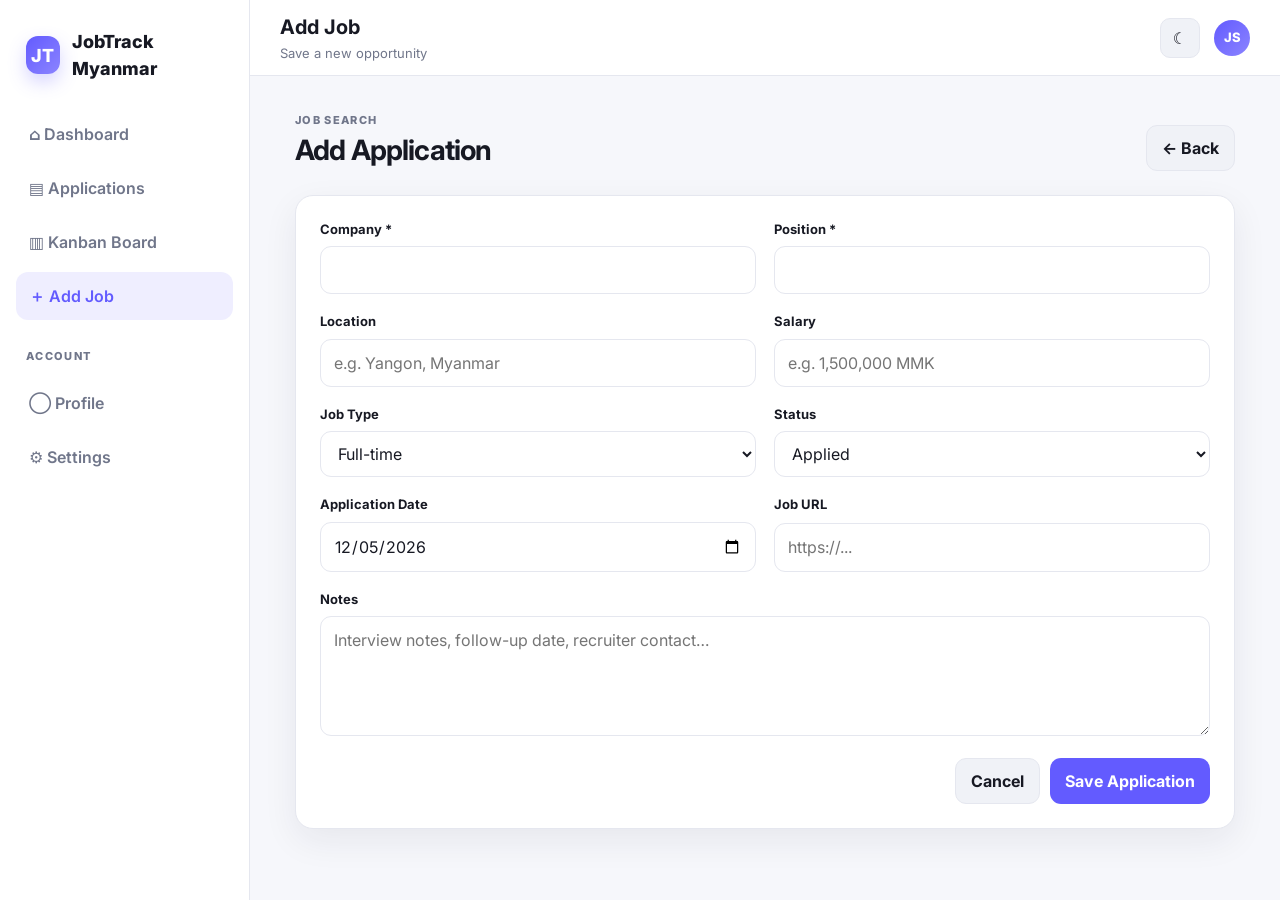
<file: add-job.html>
<!doctype html>
<html lang="en">

<head>
    <meta charset="utf-8">
    <meta
        name="viewport"
        content="width=device-width, initial-scale=1"
    >

    <title>Add Job — JobTrack Myanmar</title>

    <!-- Google Font -->
    <link
        rel="stylesheet"
        href="https://fonts.googleapis.com/css2?family=Inter:wght@400;500;600;700;800&display=swap"
    >

    <!-- Main CSS -->
    <link rel="stylesheet" href="css/style.css">
</head>

<body>

    <div class="app">

        <!-- ==================== SIDEBAR ==================== -->
        <aside class="sidebar" id="sidebar">

            <div class="brand">
                <span class="brand-logo">JT</span>
                <span>JobTrack Myanmar</span>
            </div>

            <nav class="nav">

                <a class="nav-item" href="index.html">
                    ⌂ Dashboard
                </a>

                <a class="nav-item" href="applications.html">
                    ▤ Applications
                </a>

                <a class="nav-item" href="kanban.html">
                    ▥ Kanban Board
                </a>

                <a class="nav-item" href="add-job.html">
                    ＋ Add Job
                </a>

                <div class="nav-label">
                    ACCOUNT
                </div>

                <a class="nav-item" href="profile.html">
                    ◯ Profile
                </a>

                <a class="nav-item" href="settings.html">
                    ⚙ Settings
                </a>

            </nav>

        </aside>


        <!-- Mobile Overlay -->
        <div
            class="mobile-overlay"
            id="mobileOverlay"
        ></div>


        <!-- ==================== MAIN ==================== -->
        <main class="main">

            <!-- ==================== TOPBAR ==================== -->
            <header class="topbar">

                <div class="topbar-left">

                    <button
                        class="mobile-menu"
                        id="mobileMenu"
                        type="button"
                        aria-label="Open menu"
                    >
                        ☰
                    </button>

                    <div>
                        <h1>Add Job</h1>
                        <p>Save a new opportunity</p>
                    </div>

                </div>


                <div class="topbar-actions">

                    <!-- Theme Toggle -->
                    <button
                        class="theme-toggle"
                        id="themeToggle"
                        type="button"
                        aria-label="Toggle theme"
                    >
                        ☾
                    </button>

                    <!-- User Avatar -->
                    <div
                        class="avatar avatar-sm"
                        id="headerAvatar"
                    ></div>

                </div>

            </header>


            <!-- ==================== PAGE ==================== -->
            <section class="page narrow-page">

                <!-- Page Header -->
                <div class="page-header">

                    <div>
                        <p class="eyebrow">
                            JOB SEARCH
                        </p>

                        <h2 id="formTitle">
                            Add Application
                        </h2>
                    </div>

                    <a
                        class="btn btn-secondary back-button"
                        href="applications.html"
                    >
                        ← Back
                    </a>

                </div>


                <!-- ==================== FORM ==================== -->
                <form
                    id="jobForm"
                    class="card form-card"
                >

                    <div class="form-grid">

                        <!-- Company -->
                        <div class="form-group">

                            <label for="company">
                                Company *
                            </label>

                            <input
                                id="company"
                                name="company"
                                type="text"
                                required
                            >

                        </div>


                        <!-- Position -->
                        <div class="form-group">

                            <label for="position">
                                Position *
                            </label>

                            <input
                                id="position"
                                name="position"
                                type="text"
                                required
                            >

                        </div>


                        <!-- Location -->
                        <div class="form-group">

                            <label for="location">
                                Location
                            </label>

                            <input
                                id="location"
                                name="location"
                                type="text"
                                placeholder="e.g. Yangon, Myanmar"
                            >

                        </div>


                        <!-- Salary -->
                        <div class="form-group">

                            <label for="salary">
                                Salary
                            </label>

                            <input
                                id="salary"
                                name="salary"
                                type="text"
                                placeholder="e.g. 1,500,000 MMK"
                            >

                        </div>


                        <!-- Job Type -->
                        <div class="form-group">

                            <label for="jobType">
                                Job Type
                            </label>

                            <select
                                id="jobType"
                                name="jobType"
                            >
                                <option value="Full-time">
                                    Full-time
                                </option>

                                <option value="Part-time">
                                    Part-time
                                </option>

                                <option value="Contract">
                                    Contract
                                </option>

                                <option value="Freelance">
                                    Freelance
                                </option>

                                <option value="Internship">
                                    Internship
                                </option>
                            </select>

                        </div>


                        <!-- Status -->
                        <div class="form-group">

                            <label for="status">
                                Status
                            </label>

                            <select
                                id="status"
                                name="status"
                            >
                                <option value="Applied">
                                    Applied
                                </option>

                                <option value="Screening">
                                    Screening
                                </option>

                                <option value="Interview">
                                    Interview
                                </option>

                                <option value="Test">
                                    Test
                                </option>

                                <option value="Offer">
                                    Offer
                                </option>

                                <option value="Rejected">
                                    Rejected
                                </option>
                            </select>

                        </div>


                        <!-- Application Date -->
                        <div class="form-group">

                            <label for="applicationDate">
                                Application Date
                            </label>

                            <input
                                id="applicationDate"
                                name="applicationDate"
                                type="date"
                            >

                        </div>


                        <!-- Job URL -->
                        <div class="form-group">

                            <label for="jobUrl">
                                Job URL
                            </label>

                            <input
                                id="jobUrl"
                                name="jobUrl"
                                type="url"
                                placeholder="https://..."
                            >

                        </div>


                        <!-- Notes -->
                        <div class="form-group full-width">

                            <label for="notes">
                                Notes
                            </label>

                            <textarea
                                id="notes"
                                name="notes"
                                placeholder="Interview notes, follow-up date, recruiter contact…"
                            ></textarea>

                        </div>

                    </div>


                    <!-- Form Actions -->
                    <div class="form-actions">

                        <a
                            class="btn btn-secondary"
                            href="applications.html"
                        >
                            Cancel
                        </a>

                        <button
                            class="btn btn-primary"
                            type="submit"
                        >
                            Save Application
                        </button>

                    </div>

                </form>

            </section>

        </main>

    </div>


    <!-- Toast -->
    <div
        class="toast"
        id="toast"
    ></div>


    <!-- Main JavaScript -->
    <script src="js/app.js"></script>

</body>

</html>
</file>
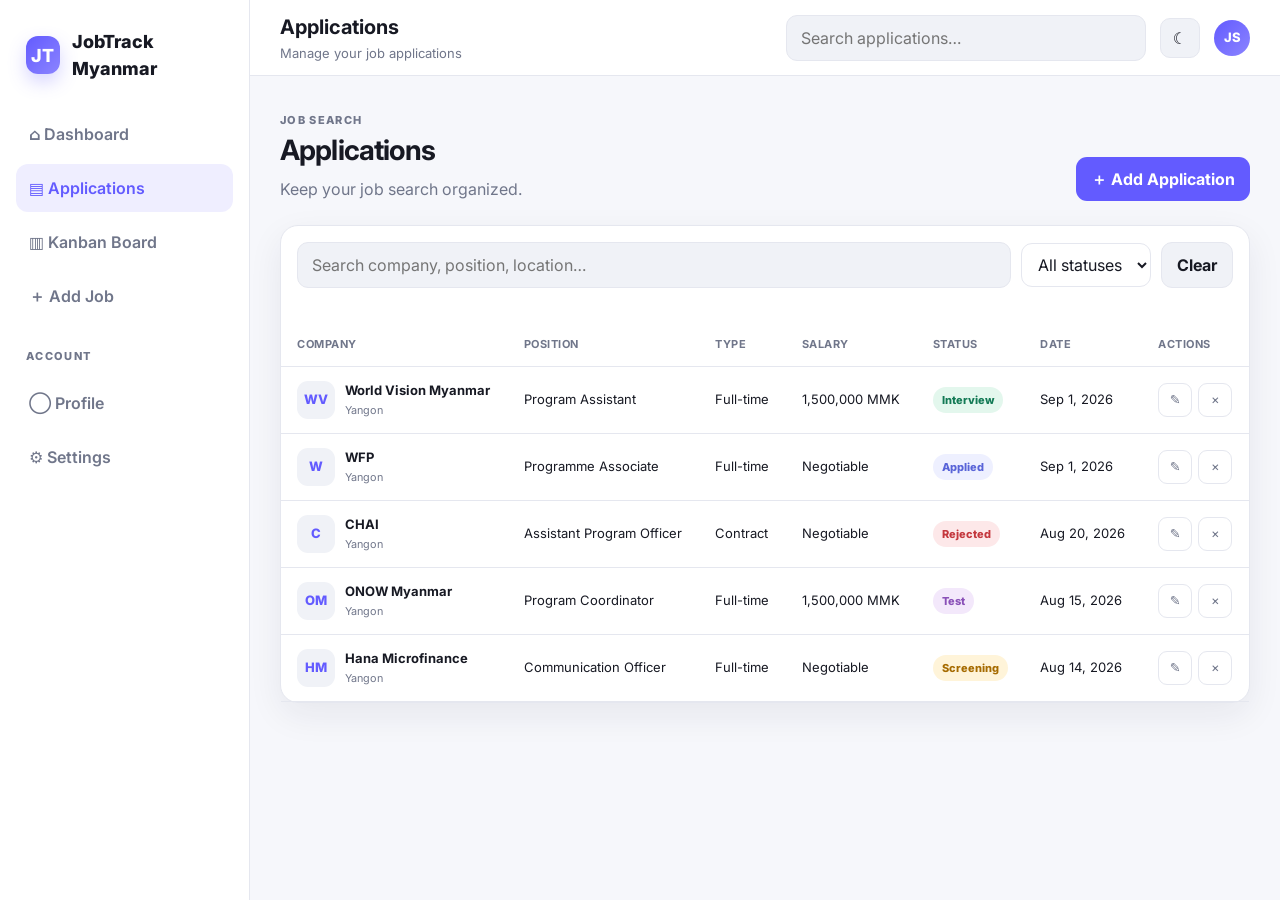
<file: applications.html>
<!doctype html>
<html lang="en">

<head>
    <meta charset="utf-8">

    <meta
        name="viewport"
        content="width=device-width, initial-scale=1"
    >

    <title>Applications — JobTrack Myanmar</title>

    <!-- Google Font -->
    <link
        rel="stylesheet"
        href="https://fonts.googleapis.com/css2?family=Inter:wght@400;500;600;700;800&display=swap"
    >

    <!-- Main CSS -->
    <link rel="stylesheet" href="css/style.css">
</head>

<body>

    <div class="app">

        <!-- ==================== SIDEBAR ==================== -->
        <aside
            class="sidebar"
            id="sidebar"
        >

            <div class="brand">
                <span class="brand-logo">JT</span>
                <span>JobTrack Myanmar</span>
            </div>

            <nav class="nav">

                <a
                    class="nav-item"
                    href="index.html"
                >
                    ⌂ Dashboard
                </a>

                <a
                    class="nav-item"
                    href="applications.html"
                >
                    ▤ Applications
                </a>

                <a
                    class="nav-item"
                    href="kanban.html"
                >
                    ▥ Kanban Board
                </a>

                <a
                    class="nav-item"
                    href="add-job.html"
                >
                    ＋ Add Job
                </a>

                <div class="nav-label">
                    ACCOUNT
                </div>

                <a
                    class="nav-item"
                    href="profile.html"
                >
                    ◯ Profile
                </a>

                <a
                    class="nav-item"
                    href="settings.html"
                >
                    ⚙ Settings
                </a>

            </nav>

        </aside>


        <!-- Mobile Overlay -->
        <div
            class="mobile-overlay"
            id="mobileOverlay"
        ></div>


        <!-- ==================== MAIN ==================== -->
        <main class="main">

            <!-- ==================== TOPBAR ==================== -->
            <header class="topbar">

                <div class="topbar-left">

                    <button
                        class="mobile-menu"
                        id="mobileMenu"
                        type="button"
                        aria-label="Open menu"
                    >
                        ☰
                    </button>

                    <div>
                        <h1>Applications</h1>

                        <p>
                            Manage your job applications
                        </p>
                    </div>

                </div>


                <div class="topbar-actions">

                    <!-- Global Search -->
                    <div class="topbar-search">

                        <input
                            id="globalSearch"
                            type="search"
                            placeholder="Search applications…"
                            aria-label="Search applications"
                        >

                    </div>


                    <!-- Theme Toggle -->
                    <button
                        class="theme-toggle"
                        id="themeToggle"
                        type="button"
                        aria-label="Toggle theme"
                    >
                        ☾
                    </button>


                    <!-- User Avatar -->
                    <div
                        class="avatar avatar-sm"
                        id="headerAvatar"
                    ></div>

                </div>

            </header>


            <!-- ==================== PAGE ==================== -->
            <section class="page">

                <!-- Page Header -->
                <div class="page-header">

                    <div>

                        <p class="eyebrow">
                            JOB SEARCH
                        </p>

                        <h2>
                            Applications
                        </h2>

                        <p>
                            Keep your job search organized.
                        </p>

                    </div>


                    <a
                        class="btn btn-primary"
                        href="add-job.html"
                    >
                        ＋ Add Application
                    </a>

                </div>


                <!-- ==================== APPLICATIONS CARD ==================== -->
                <div class="card">

                    <!-- Filters -->
                    <div class="filter-bar">

                        <!-- Search -->
                        <div class="filter-search">

                            <input
                                id="applicationSearch"
                                type="search"
                                placeholder="Search company, position, location…"
                                aria-label="Search applications"
                            >

                        </div>


                        <!-- Status Filter -->
                        <select
                            id="statusFilter"
                            aria-label="Filter by status"
                        >

                            <option value="">
                                All statuses
                            </option>

                            <option value="Applied">
                                Applied
                            </option>

                            <option value="Screening">
                                Screening
                            </option>

                            <option value="Interview">
                                Interview
                            </option>

                            <option value="Test">
                                Test
                            </option>

                            <option value="Offer">
                                Offer
                            </option>

                            <option value="Rejected">
                                Rejected
                            </option>

                        </select>


                        <!-- Clear Filters -->
                        <button
                            class="btn btn-secondary"
                            id="clearFilters"
                            type="button"
                        >
                            Clear
                        </button>

                    </div>


                    <!-- ==================== TABLE ==================== -->
                    <div class="table-wrapper">

                        <table>

                            <thead>

                                <tr>
                                    <th>Company</th>
                                    <th>Position</th>
                                    <th>Type</th>
                                    <th>Salary</th>
                                    <th>Status</th>
                                    <th>Date</th>
                                    <th>Actions</th>
                                </tr>

                            </thead>


                            <tbody id="applicationsTable">
                                <!-- Applications will be rendered by app.js -->
                            </tbody>

                        </table>


                        <!-- Empty State -->
                        <div
                            id="applicationsEmpty"
                            class="empty-state hidden"
                        >
                            No applications found.
                        </div>

                    </div>

                </div>

            </section>

        </main>

    </div>


    <!-- Toast Notification -->
    <div
        class="toast"
        id="toast"
        role="status"
        aria-live="polite"
    ></div>


    <!-- Main JavaScript -->
    <script src="js/app.js"></script>

</body>

</html>
</file>
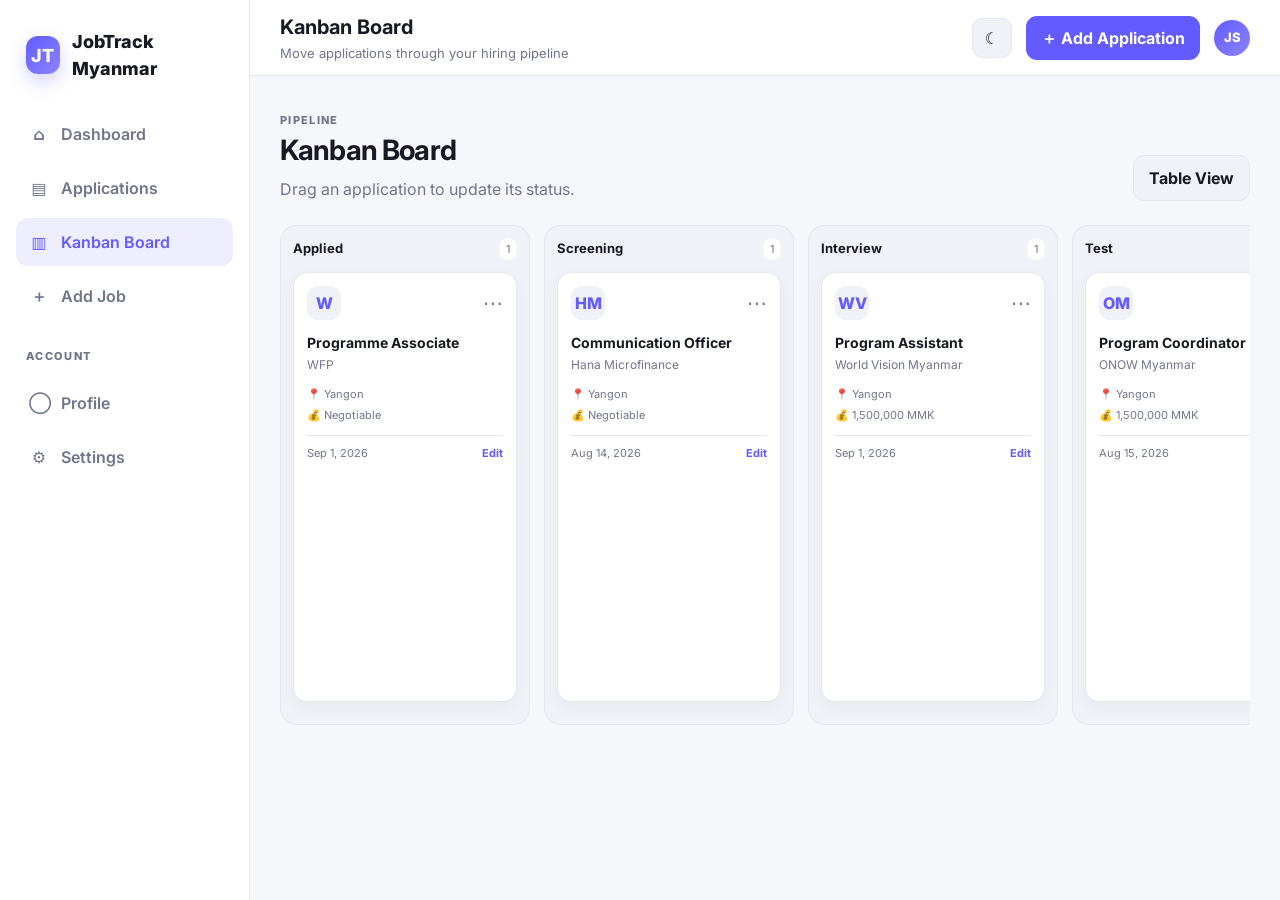
<file: kanban.html>
<!doctype html>
<html lang="en">

<head>
    <meta charset="utf-8">

    <meta
        name="viewport"
        content="width=device-width, initial-scale=1"
    >

    <title>Kanban Board — JobTrack Myanmar</title>

    <!-- Google Fonts -->
    <link
        rel="stylesheet"
        href="https://fonts.googleapis.com/css2?family=Inter:wght@400;500;600;700;800&display=swap"
    >

    <!-- Main CSS -->
    <link rel="stylesheet" href="css/style.css">
</head>

<body>

    <div class="app">

        <!-- ==================== SIDEBAR ==================== -->
        <aside
            class="sidebar"
            id="sidebar"
        >

            <!-- Brand -->
            <div class="brand">

                <span class="brand-logo">
                    JT
                </span>

                <span>
                    JobTrack Myanmar
                </span>

            </div>


            <!-- Navigation -->
            <nav class="nav">

                <a
                    class="nav-item"
                    href="index.html"
                >
                    <span class="nav-icon">
                        ⌂
                    </span>

                    Dashboard
                </a>


                <a
                    class="nav-item"
                    href="applications.html"
                >
                    <span class="nav-icon">
                        ▤
                    </span>

                    Applications
                </a>


                <a
                    class="nav-item"
                    href="kanban.html"
                >
                    <span class="nav-icon">
                        ▥
                    </span>

                    Kanban Board
                </a>


                <a
                    class="nav-item"
                    href="add-job.html"
                >
                    <span class="nav-icon">
                        ＋
                    </span>

                    Add Job
                </a>


                <!-- Account -->
                <div class="nav-label">
                    ACCOUNT
                </div>


                <a
                    class="nav-item"
                    href="profile.html"
                >
                    <span class="nav-icon">
                        ◯
                    </span>

                    Profile
                </a>


                <a
                    class="nav-item"
                    href="settings.html"
                >
                    <span class="nav-icon">
                        ⚙
                    </span>

                    Settings
                </a>

            </nav>

        </aside>


        <!-- Mobile Overlay -->
        <div
            class="mobile-overlay"
            id="mobileOverlay"
        ></div>


        <!-- ==================== MAIN ==================== -->
        <main class="main">

            <!-- ==================== TOPBAR ==================== -->
            <header class="topbar">

                <div class="topbar-left">

                    <!-- Mobile Menu -->
                    <button
                        class="mobile-menu"
                        id="mobileMenu"
                        type="button"
                        aria-label="Open menu"
                    >
                        ☰
                    </button>


                    <div>

                        <h1>
                            Kanban Board
                        </h1>

                        <p>
                            Move applications through your hiring pipeline
                        </p>

                    </div>

                </div>


                <!-- Topbar Actions -->
                <div class="topbar-actions">

                    <!-- Theme Toggle -->
                    <button
                        class="theme-toggle"
                        id="themeToggle"
                        type="button"
                        aria-label="Toggle theme"
                    >
                        ☾
                    </button>


                    <!-- Add Application -->
                    <a
                        class="btn btn-primary"
                        href="add-job.html"
                    >
                        ＋ Add Application
                    </a>


                    <!-- User Avatar -->
                    <div
                        class="avatar avatar-sm"
                        id="headerAvatar"
                    ></div>

                </div>

            </header>


            <!-- ==================== PAGE ==================== -->
            <section class="page">

                <!-- Page Header -->
                <div class="page-header">

                    <div>

                        <p class="eyebrow">
                            PIPELINE
                        </p>

                        <h2>
                            Kanban Board
                        </h2>

                        <p>
                            Drag an application to update its status.
                        </p>

                    </div>


                    <a
                        class="btn btn-secondary"
                        href="applications.html"
                    >
                        Table View
                    </a>

                </div>


                <!-- ==================== KANBAN BOARD ==================== -->
                <div class="kanban-wrapper">

                    <!-- Applied -->
                    <section class="kanban-column">

                        <div class="kanban-column-header">

                            <h3>
                                Applied
                            </h3>

                            <span class="kanban-count">
                                0
                            </span>

                        </div>


                        <div
                            class="kanban-list"
                            data-status="Applied"
                        ></div>

                    </section>


                    <!-- Screening -->
                    <section class="kanban-column">

                        <div class="kanban-column-header">

                            <h3>
                                Screening
                            </h3>

                            <span class="kanban-count">
                                0
                            </span>

                        </div>


                        <div
                            class="kanban-list"
                            data-status="Screening"
                        ></div>

                    </section>


                    <!-- Interview -->
                    <section class="kanban-column">

                        <div class="kanban-column-header">

                            <h3>
                                Interview
                            </h3>

                            <span class="kanban-count">
                                0
                            </span>

                        </div>


                        <div
                            class="kanban-list"
                            data-status="Interview"
                        ></div>

                    </section>


                    <!-- Test -->
                    <section class="kanban-column">

                        <div class="kanban-column-header">

                            <h3>
                                Test
                            </h3>

                            <span class="kanban-count">
                                0
                            </span>

                        </div>


                        <div
                            class="kanban-list"
                            data-status="Test"
                        ></div>

                    </section>


                    <!-- Offer -->
                    <section class="kanban-column">

                        <div class="kanban-column-header">

                            <h3>
                                Offer
                            </h3>

                            <span class="kanban-count">
                                0
                            </span>

                        </div>


                        <div
                            class="kanban-list"
                            data-status="Offer"
                        ></div>

                    </section>


                    <!-- Rejected -->
                    <section class="kanban-column">

                        <div class="kanban-column-header">

                            <h3>
                                Rejected
                            </h3>

                            <span class="kanban-count">
                                0
                            </span>

                        </div>


                        <div
                            class="kanban-list"
                            data-status="Rejected"
                        ></div>

                    </section>

                </div>

            </section>

        </main>

    </div>


    <!-- ==================== TOAST ==================== -->
    <div
        class="toast"
        id="toast"
        role="status"
        aria-live="polite"
    ></div>


    <!-- Main JavaScript -->
    <script src="js/app.js"></script>

</body>

</html>
</file>
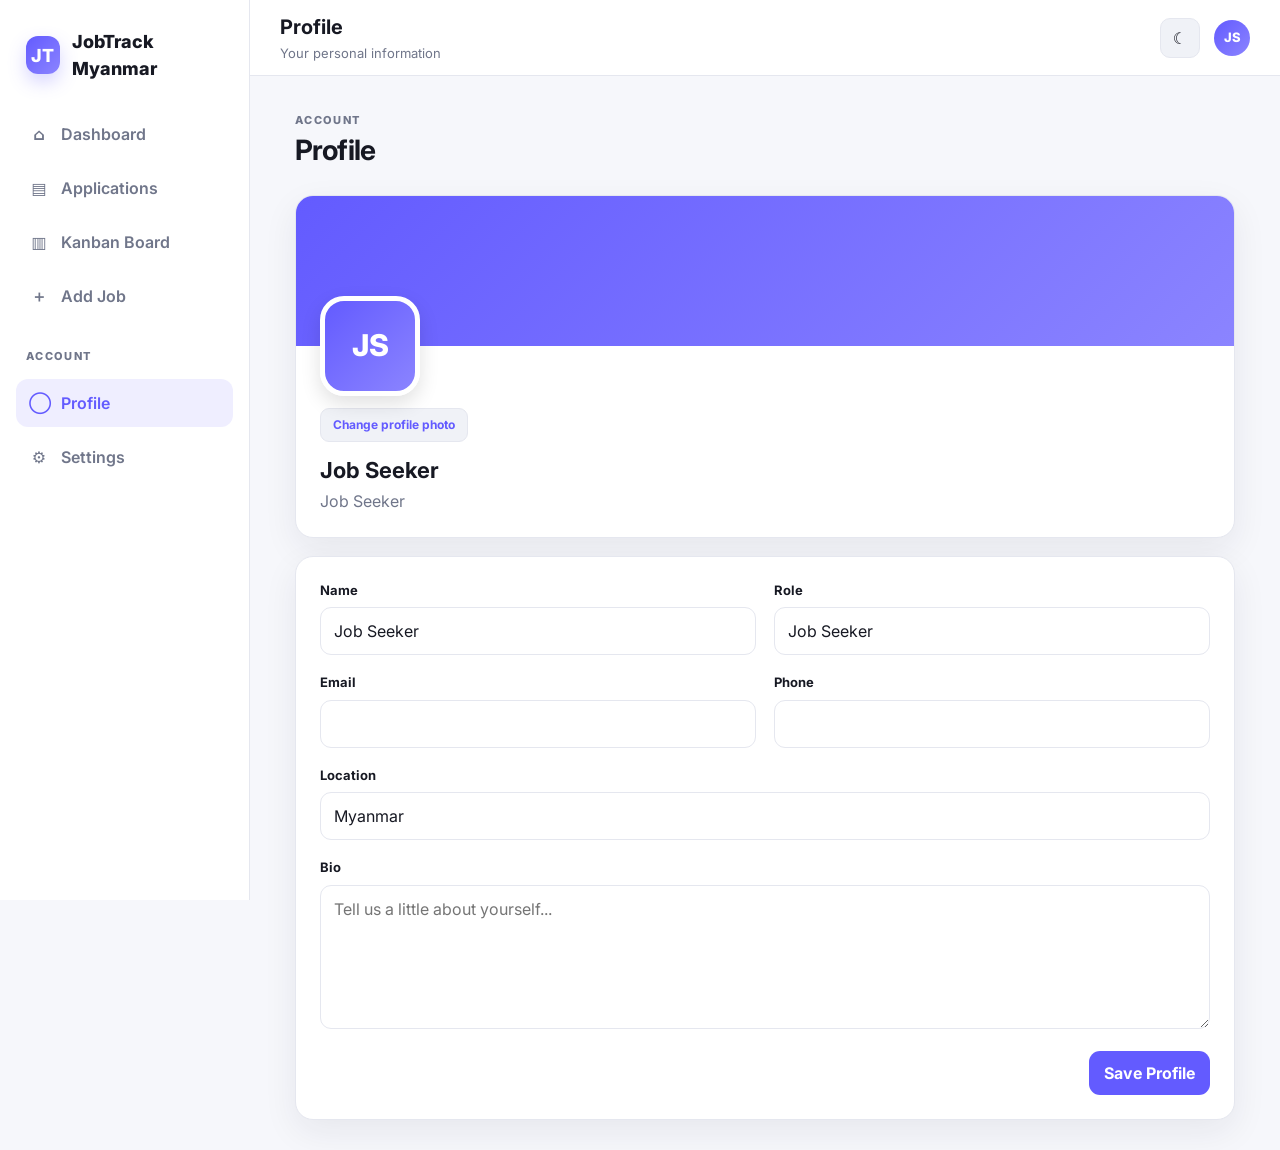
<file: profile.html>
<!doctype html>
<html lang="en">

<head>
    <meta charset="UTF-8">

    <meta
        name="viewport"
        content="width=device-width, initial-scale=1"
    >

    <meta
        name="description"
        content="JobTrack Myanmar - User Profile"
    >

    <title>Profile — JobTrack Myanmar</title>

    <!-- Google Fonts -->
    <link
        rel="stylesheet"
        href="https://fonts.googleapis.com/css2?family=Inter:wght@400;500;600;700;800&display=swap"
    >

    <!-- Main CSS -->
    <link
        rel="stylesheet"
        href="css/style.css"
    >
</head>

<body>

    <div class="app">

        <!-- ==================== SIDEBAR ==================== -->
        <aside
            class="sidebar"
            id="sidebar"
        >

            <div class="brand">

                <span class="brand-logo">
                    JT
                </span>

                <span>
                    JobTrack Myanmar
                </span>

            </div>


            <nav class="nav">

                <a
                    class="nav-item"
                    href="index.html"
                >
                    <span class="nav-icon">⌂</span>
                    Dashboard
                </a>


                <a
                    class="nav-item"
                    href="applications.html"
                >
                    <span class="nav-icon">▤</span>
                    Applications
                </a>


                <a
                    class="nav-item"
                    href="kanban.html"
                >
                    <span class="nav-icon">▥</span>
                    Kanban Board
                </a>


                <a
                    class="nav-item"
                    href="add-job.html"
                >
                    <span class="nav-icon">＋</span>
                    Add Job
                </a>


                <div class="nav-label">
                    ACCOUNT
                </div>


                <a
                    class="nav-item"
                    href="profile.html"
                >
                    <span class="nav-icon">◯</span>
                    Profile
                </a>


                <a
                    class="nav-item"
                    href="settings.html"
                >
                    <span class="nav-icon">⚙</span>
                    Settings
                </a>

            </nav>

        </aside>


        <!-- ==================== MOBILE OVERLAY ==================== -->
        <div
            class="mobile-overlay"
            id="mobileOverlay"
        ></div>


        <!-- ==================== MAIN ==================== -->
        <main class="main">

            <!-- ==================== TOPBAR ==================== -->
            <header class="topbar">

                <div class="topbar-left">

                    <button
                        class="mobile-menu"
                        id="mobileMenu"
                        type="button"
                        aria-label="Open menu"
                    >
                        ☰
                    </button>


                    <div>

                        <h1>
                            Profile
                        </h1>

                        <p>
                            Your personal information
                        </p>

                    </div>

                </div>


                <div class="topbar-actions">

                    <button
                        class="theme-toggle"
                        id="themeToggle"
                        type="button"
                        aria-label="Toggle theme"
                    >
                        ☾
                    </button>


                    <div
                        class="avatar avatar-sm"
                        id="headerAvatar"
                    ></div>

                </div>

            </header>


            <!-- ==================== PAGE ==================== -->
            <section class="page narrow-page">

                <div class="page-header">

                    <div>

                        <p class="eyebrow">
                            ACCOUNT
                        </p>

                        <h2>
                            Profile
                        </h2>

                    </div>

                </div>


                <!-- ==================== PROFILE LAYOUT ==================== -->
                <div class="profile-layout">


                    <!-- ==================== PROFILE CARD ==================== -->
                    <div class="card profile-card">

                        <div class="profile-cover"></div>


                        <div class="profile-main">

                            <!-- PROFILE PHOTO -->
                            <div class="profile-photo-wrapper">

                                <!-- Initials fallback -->
                                <div
                                    id="profileFallback"
                                    class="profile-photo-fallback"
                                    aria-hidden="true"
                                >
                                    JS
                                </div>


                                <!-- Actual profile image -->
                                <img
                                    id="profilePreview"
                                    class="profile-photo"
                                    src=""
                                    alt="Profile photo"
                                    style="display: none;"
                                >

                            </div>


                            <!-- CHANGE PHOTO -->
                            <label
                                class="photo-upload-btn"
                                for="profilePhoto"
                            >
                                Change profile photo
                            </label>


                            <input
                                id="profilePhoto"
                                name="profilePhoto"
                                type="file"
                                accept="image/jpeg,image/png,image/webp,image/gif"
                                hidden
                            >


                            <!-- NAME -->
                            <h2 id="profileDisplayName">
                                Job Seeker
                            </h2>


                            <!-- ROLE -->
                            <p id="profileDisplayRole">
                                Job Seeker
                            </p>

                        </div>

                    </div>


                    <!-- ==================== PROFILE FORM ==================== -->
                    <form
                        id="profileForm"
                        class="card form-card"
                    >

                        <div class="form-grid">


                            <!-- NAME -->
                            <div class="form-group">

                                <label for="profileName">
                                    Name
                                </label>

                                <input
                                    id="profileName"
                                    name="name"
                                    type="text"
                                    autocomplete="name"
                                    required
                                >

                            </div>


                            <!-- ROLE -->
                            <div class="form-group">

                                <label for="profileRole">
                                    Role
                                </label>

                                <input
                                    id="profileRole"
                                    name="role"
                                    type="text"
                                    autocomplete="organization-title"
                                >

                            </div>


                            <!-- EMAIL -->
                            <div class="form-group">

                                <label for="profileEmail">
                                    Email
                                </label>

                                <input
                                    id="profileEmail"
                                    name="email"
                                    type="email"
                                    autocomplete="email"
                                >

                            </div>


                            <!-- PHONE -->
                            <div class="form-group">

                                <label for="profilePhone">
                                    Phone
                                </label>

                                <input
                                    id="profilePhone"
                                    name="phone"
                                    type="tel"
                                    autocomplete="tel"
                                >

                            </div>


                            <!-- LOCATION -->
                            <div class="form-group full-width">

                                <label for="profileLocation">
                                    Location
                                </label>

                                <input
                                    id="profileLocation"
                                    name="location"
                                    type="text"
                                    autocomplete="address-level2"
                                >

                            </div>


                            <!-- BIO -->
                            <div class="form-group full-width">

                                <label for="profileBio">
                                    Bio
                                </label>

                                <textarea
                                    id="profileBio"
                                    name="bio"
                                    rows="5"
                                    placeholder="Tell us a little about yourself..."
                                ></textarea>

                            </div>

                        </div>


                        <!-- FORM ACTION -->
                        <div class="form-actions">

                            <button
                                class="btn btn-primary"
                                type="submit"
                            >
                                Save Profile
                            </button>

                        </div>

                    </form>

                </div>

            </section>

        </main>

    </div>


    <!-- ==================== TOAST ==================== -->
    <div
        class="toast"
        id="toast"
        role="status"
        aria-live="polite"
    ></div>


    <!-- ==================== JAVASCRIPT ==================== -->
    <script src="js/app.js"></script>

</body>

</html>
</file>
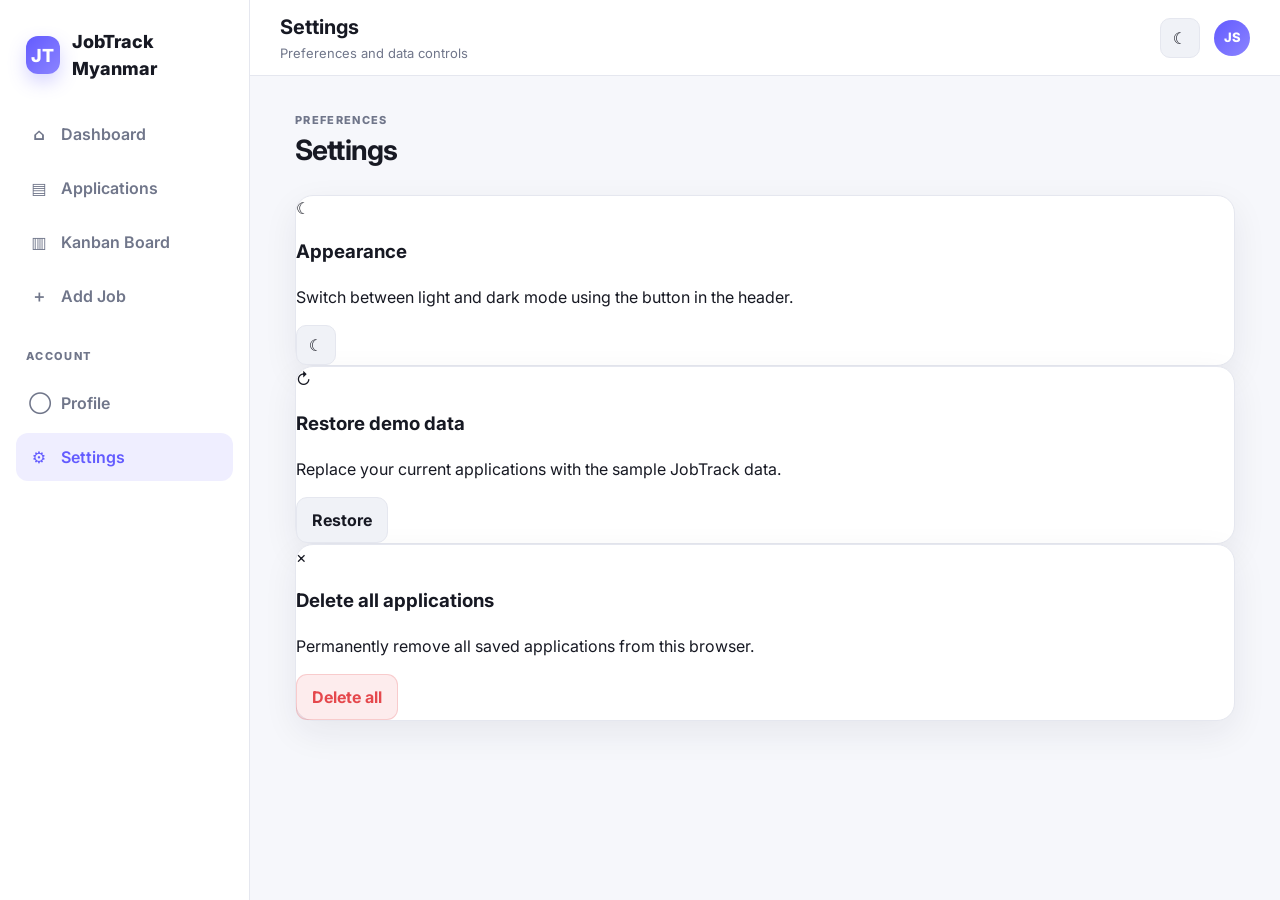
<file: settings.html>
<!doctype html>
<html lang="en">

<head>
    <meta charset="utf-8">

    <meta
        name="viewport"
        content="width=device-width, initial-scale=1"
    >

    <title>Settings — JobTrack Myanmar</title>

    <!-- Google Fonts -->
    <link
        rel="stylesheet"
        href="https://fonts.googleapis.com/css2?family=Inter:wght@400;500;600;700;800&display=swap"
    >

    <!-- Main CSS -->
    <link rel="stylesheet" href="css/style.css">
</head>

<body>

    <div class="app">

        <!-- ==================== SIDEBAR ==================== -->
        <aside
            class="sidebar"
            id="sidebar"
        >

            <!-- Brand -->
            <div class="brand">

                <span class="brand-logo">
                    JT
                </span>

                <span>
                    JobTrack Myanmar
                </span>

            </div>


            <!-- Navigation -->
            <nav class="nav">

                <a
                    class="nav-item"
                    href="index.html"
                >
                    <span class="nav-icon">
                        ⌂
                    </span>

                    Dashboard
                </a>


                <a
                    class="nav-item"
                    href="applications.html"
                >
                    <span class="nav-icon">
                        ▤
                    </span>

                    Applications
                </a>


                <a
                    class="nav-item"
                    href="kanban.html"
                >
                    <span class="nav-icon">
                        ▥
                    </span>

                    Kanban Board
                </a>


                <a
                    class="nav-item"
                    href="add-job.html"
                >
                    <span class="nav-icon">
                        ＋
                    </span>

                    Add Job
                </a>


                <!-- Account -->
                <div class="nav-label">
                    ACCOUNT
                </div>


                <a
                    class="nav-item"
                    href="profile.html"
                >
                    <span class="nav-icon">
                        ◯
                    </span>

                    Profile
                </a>


                <a
                    class="nav-item"
                    href="settings.html"
                >
                    <span class="nav-icon">
                        ⚙
                    </span>

                    Settings
                </a>

            </nav>

        </aside>


        <!-- Mobile Overlay -->
        <div
            class="mobile-overlay"
            id="mobileOverlay"
        ></div>


        <!-- ==================== MAIN ==================== -->
        <main class="main">

            <!-- ==================== TOPBAR ==================== -->
            <header class="topbar">

                <div class="topbar-left">

                    <!-- Mobile Menu -->
                    <button
                        class="mobile-menu"
                        id="mobileMenu"
                        type="button"
                        aria-label="Open menu"
                    >
                        ☰
                    </button>


                    <div>

                        <h1>
                            Settings
                        </h1>

                        <p>
                            Preferences and data controls
                        </p>

                    </div>

                </div>


                <!-- Topbar Actions -->
                <div class="topbar-actions">

                    <!-- Theme Toggle -->
                    <button
                        class="theme-toggle"
                        id="themeToggle"
                        type="button"
                        aria-label="Toggle theme"
                    >
                        ☾
                    </button>


                    <!-- User Avatar -->
                    <div
                        class="avatar avatar-sm"
                        id="headerAvatar"
                    ></div>

                </div>

            </header>


            <!-- ==================== PAGE ==================== -->
            <section class="page narrow-page">

                <!-- Page Header -->
                <div class="page-header">

                    <div>

                        <p class="eyebrow">
                            PREFERENCES
                        </p>

                        <h2>
                            Settings
                        </h2>

                    </div>

                </div>


                <!-- ==================== SETTINGS ==================== -->
                <div class="settings-list">

                    <!-- ==================== APPEARANCE ==================== -->
                    <div class="card setting-item">

                        <div class="setting-info">

                            <div class="setting-icon">
                                ☾
                            </div>


                            <div>

                                <h3>
                                    Appearance
                                </h3>

                                <p>
                                    Switch between light and dark mode
                                    using the button in the header.
                                </p>

                            </div>

                        </div>


                        <!-- Secondary Theme Toggle -->
                        <button
                            class="theme-toggle"
                            id="settingsThemeToggle"
                            type="button"
                            aria-label="Toggle theme"
                        >
                            ☾
                        </button>

                    </div>


                    <!-- ==================== RESTORE DEMO DATA ==================== -->
                    <div class="card setting-item danger-setting">

                        <div class="setting-info">

                            <div class="setting-icon">
                                ↻
                            </div>


                            <div>

                                <h3>
                                    Restore demo data
                                </h3>

                                <p>
                                    Replace your current applications
                                    with the sample JobTrack data.
                                </p>

                            </div>

                        </div>


                        <button
                            class="btn btn-secondary"
                            id="resetData"
                            type="button"
                        >
                            Restore
                        </button>

                    </div>


                    <!-- ==================== DELETE ALL APPLICATIONS ==================== -->
                    <div class="card setting-item danger-setting">

                        <div class="setting-info">

                            <div class="setting-icon">
                                ×
                            </div>


                            <div>

                                <h3>
                                    Delete all applications
                                </h3>

                                <p>
                                    Permanently remove all saved
                                    applications from this browser.
                                </p>

                            </div>

                        </div>


                        <button
                            class="btn btn-danger"
                            id="clearAllApplications"
                            type="button"
                        >
                            Delete all
                        </button>

                    </div>

                </div>

            </section>

        </main>

    </div>


    <!-- ==================== TOAST ==================== -->
    <div
        class="toast"
        id="toast"
        role="status"
        aria-live="polite"
    ></div>


    <!-- Main JavaScript -->
    <script src="js/app.js"></script>

</body>

</html>
</file>
<file: css/style.css>
:root {
  --bg: #f6f7fb;
  --surface: #fff;
  --surface-2: #f0f2f7;
  --text: #171923;
  --muted: #70768a;
  --border: #e5e7ef;
  --primary: #635bff;
  --primary-2: #5148e8;
  --danger: #e5484d;
  --success: #1a9b62;
  --shadow: 0 12px 35px rgba(24, 28, 50, 0.07);
  --radius: 18px;
  --sidebar: 250px;
}

/* ================================
   RESET
================================ */

* {
  box-sizing: border-box;
}

html {
  scroll-behavior: smooth;
}

body {
  margin: 0;
  font-family:
    Inter,
    system-ui,
    -apple-system,
    BlinkMacSystemFont,
    "Segoe UI",
    sans-serif;
  background: var(--bg);
  color: var(--text);
  line-height: 1.5;
}

body.dark {
  --bg: #101116;
  --surface: #171920;
  --surface-2: #20232d;
  --text: #f5f6fa;
  --muted: #a1a6b5;
  --border: #2b2f3b;
  --shadow: 0 14px 40px rgba(0, 0, 0, 0.28);
}

a {
  color: inherit;
  text-decoration: none;
}

button,
input,
select,
textarea {
  font: inherit;
}

button {
  cursor: pointer;
}

/* ================================
   APP LAYOUT
================================ */

.app {
  min-height: 100vh;
}

/* ================================
   SIDEBAR
================================ */

.sidebar {
  position: fixed;
  inset: 0 auto 0 0;
  width: var(--sidebar);
  background: var(--surface);
  border-right: 1px solid var(--border);
  padding: 24px 16px;
  display: flex;
  flex-direction: column;
  z-index: 50;
}

.brand {
  display: flex;
  align-items: center;
  gap: 12px;
  padding: 4px 10px 28px;
  font-weight: 800;
  font-size: 18px;
}

.brand-logo,
.brand-icon {
  width: 38px;
  height: 38px;
  border-radius: 12px;
  display: grid;
  place-items: center;
  background: linear-gradient(
    135deg,
    var(--primary),
    #8b84ff
  );
  color: #fff;
  font-weight: 800;
  box-shadow: 0 8px 18px rgba(99, 91, 255, 0.25);
}

.nav {
  display: grid;
  gap: 6px;
}

.nav-item,
.nav-link {
  display: flex;
  align-items: center;
  gap: 12px;
  padding: 12px 13px;
  border-radius: 12px;
  color: var(--muted);
  font-weight: 600;
  transition: 0.2s;
}

.nav-item:hover,
.nav-link:hover,
.nav-item.active,
.nav-link.active {
  background: rgba(99, 91, 255, 0.1);
  color: var(--primary);
}

.nav-icon {
  width: 20px;
  text-align: center;
}

.nav-label {
  margin: 22px 10px 8px;
  font-size: 11px;
  font-weight: 800;
  color: var(--muted);
  letter-spacing: 0.12em;
}

.sidebar-bottom {
  margin-top: auto;
}

.sidebar-tip {
  padding: 16px;
  border: 1px solid var(--border);
  border-radius: 16px;
  background: var(--surface-2);
  font-size: 12px;
  color: var(--muted);
}

/* ================================
   MAIN CONTENT
================================ */

.main {
  margin-left: var(--sidebar);
  min-height: 100vh;
}

/* ================================
   TOPBAR
================================ */

.topbar {
  height: 76px;
  background: var(--surface);
  border-bottom: 1px solid var(--border);
  display: flex;
  align-items: center;
  justify-content: space-between;
  padding: 0 30px;
  position: sticky;
  top: 0;
  z-index: 30;
}

.topbar-left,
.topbar-actions,
.user-mini,
.topbar-profile {
  display: flex;
  align-items: center;
  gap: 14px;
}

.topbar h1 {
  font-size: 20px;
  margin: 0;
}

.topbar p {
  margin: 2px 0 0;
  color: var(--muted);
  font-size: 13px;
}

.topbar-search {
  width: min(360px, 35vw);
  position: relative;
}

.topbar-search input,
.filter-search input {
  width: 100%;
  border: 1px solid var(--border);
  background: var(--surface-2);
  color: var(--text);
  padding: 10px 14px;
  border-radius: 11px;
  outline: 0;
}

/* ================================
   PAGE
================================ */

.page {
  max-width: 1400px;
  margin: auto;
  padding: 30px;
}

.narrow-page {
  max-width: 1000px;
}

.page-header {
  display: flex;
  align-items: flex-end;
  justify-content: space-between;
  gap: 20px;
  margin-bottom: 24px;
}

.eyebrow {
  font-size: 11px;
  font-weight: 800;
  letter-spacing: 0.12em;
  color: var(--primary);
  margin: 0 0 5px;
}

.page-header h2,
.page-heading h2 {
  margin: 0;
  font-size: 28px;
  letter-spacing: -0.03em;
}

.page-header p,
.page-heading p {
  color: var(--muted);
  margin: 6px 0 0;
}

/* ================================
   CARDS
================================ */

.card {
  background: var(--surface);
  border: 1px solid var(--border);
  border-radius: var(--radius);
  box-shadow: var(--shadow);
}

/* ================================
   BUTTONS
================================ */

.btn {
  border: 0;
  border-radius: 11px;
  padding: 10px 15px;
  font-weight: 700;
  display: inline-flex;
  align-items: center;
  justify-content: center;
  gap: 8px;
  transition: 0.2s;
}

.btn-primary {
  background: var(--primary);
  color: #fff;
}

.btn-primary:hover {
  background: var(--primary-2);
  transform: translateY(-1px);
}

.btn-secondary {
  background: var(--surface-2);
  color: var(--text);
  border: 1px solid var(--border);
}

.btn-danger {
  background: rgba(229, 72, 77, 0.1);
  color: var(--danger);
  border: 1px solid rgba(229, 72, 77, 0.2);
}

/* ================================
   MOBILE MENU
================================ */

.mobile-menu,
.mobile-menu-btn {
  display: none;
  border: 0;
  background: transparent;
  color: var(--text);
  font-size: 24px;
}

/* ================================
   AVATAR
================================ */

.avatar {
  width: 42px;
  height: 42px;
  border-radius: 50%;
  display: grid;
  place-items: center;
  overflow: hidden;
  background: linear-gradient(
    135deg,
    var(--primary),
    #8b84ff
  );
  color: #fff;
  font-weight: 800;
}

.avatar img {
  width: 100%;
  height: 100%;
  object-fit: cover;
}

.avatar-sm {
  width: 36px;
  height: 36px;
  font-size: 13px;
}

/* ================================
   DASHBOARD WELCOME
================================ */

.dashboard-welcome {
  padding: 26px;
  margin-bottom: 22px;
  background: linear-gradient(
    135deg,
    #635bff,
    #756df8
  );
  color: #fff;
  border: 0;
}

.dashboard-welcome h2 {
  margin: 0;
  font-size: 25px;
}

.dashboard-welcome p {
  margin: 6px 0 0;
  opacity: 0.82;
}

/* ================================
   STATS
================================ */

.stats-grid {
  display: grid;
  grid-template-columns: repeat(4, 1fr);
  gap: 16px;
  margin-bottom: 22px;
}

.stat-card {
  padding: 20px;
}

.stat-card .label {
  font-size: 13px;
  color: var(--muted);
}

.stat-card .value {
  font-size: 30px;
  font-weight: 800;
  margin-top: 8px;
}

/* ================================
   ANALYTICS
================================ */

.analytics-grid {
  display: grid;
  grid-template-columns: 1.7fr 1fr;
  gap: 18px;
  margin-bottom: 22px;
}

.chart-card {
  padding: 20px;
}

.card-title {
  display: flex;
  justify-content: space-between;
  align-items: center;
  margin-bottom: 18px;
}

.card-title h3 {
  margin: 0;
  font-size: 16px;
}

.chart-wrap {
  height: 280px;
}

.status-summary {
  display: grid;
  gap: 9px;
  margin-top: 14px;
}

.status-summary-item {
  display: flex;
  justify-content: space-between;
  padding: 8px 10px;
  background: var(--surface-2);
  border-radius: 9px;
  font-size: 13px;
}

/* ================================
   PERFORMANCE
================================ */

.performance-grid {
  display: grid;
  grid-template-columns: repeat(3, 1fr);
  gap: 18px;
  margin-bottom: 22px;
}

.performance-card {
  padding: 20px;
}

.performance-top {
  display: flex;
  justify-content: space-between;
}

.performance-value {
  font-weight: 800;
}

.progress {
  height: 8px;
  background: var(--surface-2);
  border-radius: 20px;
  overflow: hidden;
  margin-top: 15px;
}

.progress-bar {
  height: 100%;
  background: var(--primary);
  border-radius: 20px;
  width: 0;
  transition: width 0.4s;
}

/* ================================
   RECENT APPLICATIONS
================================ */

.recent-card {
  padding: 20px;
}

.recent-list {
  display: grid;
}

.recent-row {
  display: grid;
  grid-template-columns: 42px 1fr auto auto;
  align-items: center;
  gap: 12px;
  padding: 13px 0;
  border-bottom: 1px solid var(--border);
}

.recent-row:last-child {
  border-bottom: 0;
}

.company-avatar {
  width: 38px;
  height: 38px;
  border-radius: 11px;
  display: grid;
  place-items: center;
  background: var(--surface-2);
  color: var(--primary);
  font-weight: 800;
}

.company-avatar.small {
  width: 34px;
  height: 34px;
}

.recent-info {
  display: grid;
}

.recent-info strong {
  font-size: 14px;
}

.recent-info span,
.recent-date {
  font-size: 12px;
  color: var(--muted);
}

/* ================================
   STATUS BADGES
================================ */

.status-badge {
  display: inline-flex;
  padding: 5px 9px;
  border-radius: 999px;
  font-size: 11px;
  font-weight: 800;
  background: var(--surface-2);
  color: var(--muted);
  white-space: nowrap;
}

.status-badge.applied {
  color: #5964d8;
  background: #eef0ff;
}

.status-badge.screening {
  color: #a66b00;
  background: #fff4d9;
}

.status-badge.interview {
  color: #137a55;
  background: #e3f7ed;
}

.status-badge.test {
  color: #8a51b8;
  background: #f3e8fb;
}

.status-badge.offer {
  color: #087f91;
  background: #e1f7fa;
}

.status-badge.rejected {
  color: #c4373d;
  background: #fde8e9;
}

body.dark .status-badge.applied {
  background: #282a49;
}

body.dark .status-badge.screening {
  background: #3b321e;
}

body.dark .status-badge.interview {
  background: #17372b;
}

body.dark .status-badge.test {
  background: #352540;
}

body.dark .status-badge.offer {
  background: #17373d;
}

body.dark .status-badge.rejected {
  background: #402326;
}

/* ================================
   QUICK ACTIONS
================================ */

.quick-actions {
  display: flex;
  gap: 10px;
  flex-wrap: wrap;
  margin-bottom: 22px;
}

/* ================================
   FILTER BAR
================================ */

.filter-bar {
  padding: 16px;
  display: flex;
  gap: 10px;
  align-items: center;
  margin-bottom: 18px;
}

.filter-search {
  flex: 1;
}

.filter-bar select {
  border: 1px solid var(--border);
  background: var(--surface);
  color: var(--text);
  padding: 10px 12px;
  border-radius: 11px;
}

/* ================================
   TABLE
================================ */

.table-wrapper {
  overflow: auto;
}

.table-wrapper table {
  width: 100%;
  border-collapse: collapse;
  min-width: 850px;
}

.table-wrapper th,
.table-wrapper td {
  padding: 14px 16px;
  text-align: left;
  border-bottom: 1px solid var(--border);
  font-size: 13px;
}

.table-wrapper th {
  font-size: 11px;
  color: var(--muted);
  text-transform: uppercase;
  letter-spacing: 0.05em;
}

.table-company {
  display: flex;
  align-items: center;
  gap: 10px;
}

.table-company small {
  display: block;
  color: var(--muted);
  margin-top: 2px;
}

.table-actions {
  display: flex;
  gap: 6px;
}

.icon-button {
  width: 34px;
  height: 34px;
  border: 1px solid var(--border);
  border-radius: 9px;
  background: var(--surface);
  color: var(--muted);
  display: grid;
  place-items: center;
}

.icon-button:hover {
  color: var(--primary);
  border-color: var(--primary);
}

.icon-button.danger:hover {
  color: var(--danger);
  border-color: var(--danger);
}

/* ================================
   FORMS
================================ */

.form-card {
  padding: 24px;
}

.form-grid {
  display: grid;
  grid-template-columns: 1fr 1fr;
  gap: 18px;
}

.form-group {
  display: grid;
  gap: 7px;
}

.form-group.full-width {
  grid-column: 1 / -1;
}

.form-group label {
  font-size: 13px;
  font-weight: 700;
}

.form-group input,
.form-group select,
.form-group textarea {
  width: 100%;
  border: 1px solid var(--border);
  background: var(--surface);
  color: var(--text);
  border-radius: 11px;
  padding: 11px 13px;
  outline: 0;
}

.form-group textarea {
  min-height: 120px;
  resize: vertical;
}

.form-group input:focus,
.form-group select:focus,
.form-group textarea:focus {
  border-color: var(--primary);
  box-shadow: 0 0 0 3px rgba(99, 91, 255, 0.1);
}

.form-actions {
  display: flex;
  justify-content: flex-end;
  gap: 10px;
  margin-top: 22px;
}

/* ================================
   PROFILE
================================ */

.profile-layout {
  display: grid;
  gap: 18px;
}

.profile-card {
  overflow: hidden;
}

.profile-cover {
  height: 150px;
  background: linear-gradient(
    135deg,
    #635bff,
    #8b84ff
  );
}

.profile-main {
  padding: 0 24px 24px;
}

/* Profile photo container */
.profile-photo-wrapper {
  width: 100px;
  height: 100px;
  margin-top: -50px;
  position: relative;
  display: block;
}

/* Profile image */
.profile-photo {
  width: 100px;
  height: 100px;
  display: none;
  object-fit: cover;
  object-position: center;
  border-radius: 24px;
  border: 5px solid var(--surface);
  background: var(--surface-2);
  box-shadow: 0 8px 20px rgba(0, 0, 0, 0.12);
}

/* Initials fallback */
.profile-photo-fallback {
  width: 100px;
  height: 100px;
  display: flex;
  align-items: center;
  justify-content: center;

  border-radius: 24px;
  border: 5px solid var(--surface);

  background: linear-gradient(
    135deg,
    var(--primary),
    #8b84ff
  );

  color: #fff;
  font-size: 30px;
  font-weight: 800;

  box-shadow: 0 8px 20px rgba(0, 0, 0, 0.12);

  overflow: hidden;
}

/* Upload button */
.photo-upload-btn {
  display: inline-flex;
  align-items: center;
  margin-top: 12px;

  padding: 7px 12px;

  border: 1px solid var(--border);
  border-radius: 9px;

  background: var(--surface-2);
  color: var(--primary);

  font-size: 12px;
  font-weight: 700;

  cursor: pointer;
  transition: 0.2s;
}

.photo-upload-btn:hover {
  background: rgba(99, 91, 255, 0.1);
  border-color: var(--primary);
  transform: translateY(-1px);
}

.profile-main h2 {
  margin: 12px 0 2px;
  font-size: 22px;
}

.profile-main p {
  margin: 0;
  color: var(--muted);
}

/* Mobile profile */
@media (max-width: 560px) {
  .profile-main {
    padding: 0 18px 20px;
  }

  .profile-photo-wrapper {
    width: 90px;
    height: 90px;
    margin-top: -45px;
  }

  .profile-photo,
  .profile-photo-fallback {
    width: 90px;
    height: 90px;
  }

  .profile-photo-fallback {
    font-size: 26px;
  }
}

/* ================================
   KANBAN
================================ */

.kanban-wrapper {
  display: grid;
  grid-template-columns: repeat(
    6,
    minmax(250px, 1fr)
  );
  gap: 14px;
  overflow-x: auto;
  padding-bottom: 10px;
}

.kanban-column {
  background: var(--surface-2);
  border: 1px solid var(--border);
  border-radius: 16px;
  padding: 12px;
  min-height: 500px;
}

.kanban-column-header {
  display: flex;
  justify-content: space-between;
  align-items: center;
  margin-bottom: 12px;
}

.kanban-column-header h3 {
  font-size: 13px;
  margin: 0;
}

.kanban-count {
  font-size: 11px;
  padding: 3px 7px;
  border-radius: 999px;
  background: var(--surface);
  color: var(--muted);
}

.kanban-list {
  display: grid;
  gap: 10px;
  min-height: 430px;
}

.kanban-list.drag-over {
  background: rgba(99, 91, 255, 0.08);
  border-radius: 12px;
}

.kanban-card {
  background: var(--surface);
  border: 1px solid var(--border);
  border-radius: 14px;
  padding: 13px;
  box-shadow: 0 6px 18px rgba(0, 0, 0, 0.04);
  cursor: grab;
}

.kanban-card.dragging {
  opacity: 0.5;
}

.kanban-card-top {
  display: flex;
  justify-content: space-between;
  align-items: center;
}

.kanban-menu {
  color: var(--muted);
  font-size: 20px;
}

.kanban-card h4 {
  font-size: 14px;
  margin: 12px 0 3px;
}

.kanban-company {
  font-size: 12px;
  color: var(--muted);
  margin: 0;
}

.kanban-meta {
  display: grid;
  gap: 4px;
  margin: 12px 0;
  font-size: 11px;
  color: var(--muted);
}

.kanban-footer {
  display: flex;
  align-items: center;
  gap: 8px;
  font-size: 11px;
  color: var(--muted);
  padding-top: 9px;
  border-top: 1px solid var(--border);
}

.kanban-footer span {
  margin-right: auto;
}

.kanban-link,
.kanban-edit {
  color: var(--primary);
  font-weight: 700;
}

/* ================================
   EMPTY STATES
================================ */

.empty-state {
  text-align: center;
  padding: 40px 20px;
  color: var(--muted);
}

.empty-state h3 {
  color: var(--text);
  margin: 8px 0;
}

.empty-state p {
  margin: 0 0 16px;
}

.empty-icon {
  font-size: 28px;
}

.table-empty {
  padding: 0 !important;
}

/* ================================
   TOAST
================================ */

.toast {
  position: fixed;
  right: 24px;
  bottom: 24px;
  background: #1b1d25;
  color: #fff;
  padding: 12px 16px;
  border-radius: 12px;
  opacity: 0;
  pointer-events: none;
  transform: translateY(10px);
  transition: 0.25s;
  z-index: 100;
  font-size: 13px;
}

.toast.show {
  opacity: 1;
  transform: none;
}

.toast.error {
  background: var(--danger);
}

/* ================================
   MOBILE OVERLAY
================================ */

.mobile-overlay,
.sidebar-overlay {
  display: none;
}

/* ================================
   THEME TOGGLE
================================ */

.theme-toggle {
  border: 1px solid var(--border);
  background: var(--surface-2);
  color: var(--text);
  border-radius: 10px;
  width: 40px;
  height: 40px;
}

/* ================================
   UTILITY
================================ */

.hidden {
  display: none !important;
}

/* ================================
   TABLET
================================ */

@media (max-width: 1100px) {
  .stats-grid {
    grid-template-columns: repeat(2, 1fr);
  }

  .analytics-grid {
    grid-template-columns: 1fr;
  }

  .performance-grid {
    grid-template-columns: 1fr;
  }

  .kanban-wrapper {
    grid-template-columns: repeat(
      6,
      minmax(260px, 1fr)
    );
  }
}

/* ================================
   MOBILE
================================ */

@media (max-width: 800px) {
  :root {
    --sidebar: 270px;
  }

  .sidebar {
    transform: translateX(-100%);
    transition: 0.25s;
    box-shadow: var(--shadow);
  }

  .sidebar.open {
    transform: none;
  }

  .main {
    margin-left: 0;
  }

  .mobile-menu,
  .mobile-menu-btn {
    display: grid;
    place-items: center;
  }

  .mobile-overlay,
  .sidebar-overlay {
    position: fixed;
    inset: 0;
    background: rgba(0, 0, 0, 0.45);
    z-index: 40;
  }

  .mobile-overlay.show,
  .sidebar-overlay.show {
    display: block;
  }

  .topbar {
    padding: 0 16px;
  }

  .topbar-search {
    display: none;
  }

  .topbar h1 {
    font-size: 18px;
  }

  .page {
    padding: 20px 16px;
  }

  .page-header {
    align-items: flex-start;
    flex-direction: column;
  }

  .form-grid {
    grid-template-columns: 1fr;
  }

  .recent-row {
    grid-template-columns: 42px 1fr auto;
  }

  .recent-date {
    display: none;
  }

  .filter-bar {
    flex-wrap: wrap;
  }

  .filter-search {
    min-width: 100%;
  }
}

/* ================================
   SMALL MOBILE
================================ */

@media (max-width: 560px) {
  .stats-grid {
    grid-template-columns: 1fr 1fr;
    gap: 10px;
  }

  .stat-card {
    padding: 15px;
  }

  .stat-card .value {
    font-size: 24px;
  }

  .dashboard-welcome {
    padding: 20px;
  }

  .setting-item {
    align-items: flex-start;
    flex-direction: column;
  }

  .form-actions {
    flex-direction: column;
  }

  .form-actions .btn {
    width: 100%;
  }

  .topbar-actions .btn {
    display: none;
  }

  .toast {
    left: 16px;
    right: 16px;
    bottom: 16px;
  }

  .chart-wrap {
    height: 240px;
  }
}

/* ================================
   REDUCED MOTION
================================ */

@media (prefers-reduced-motion: reduce) {
  * {
    scroll-behavior: auto !important;
    transition: none !important;
  }
}
</file>
